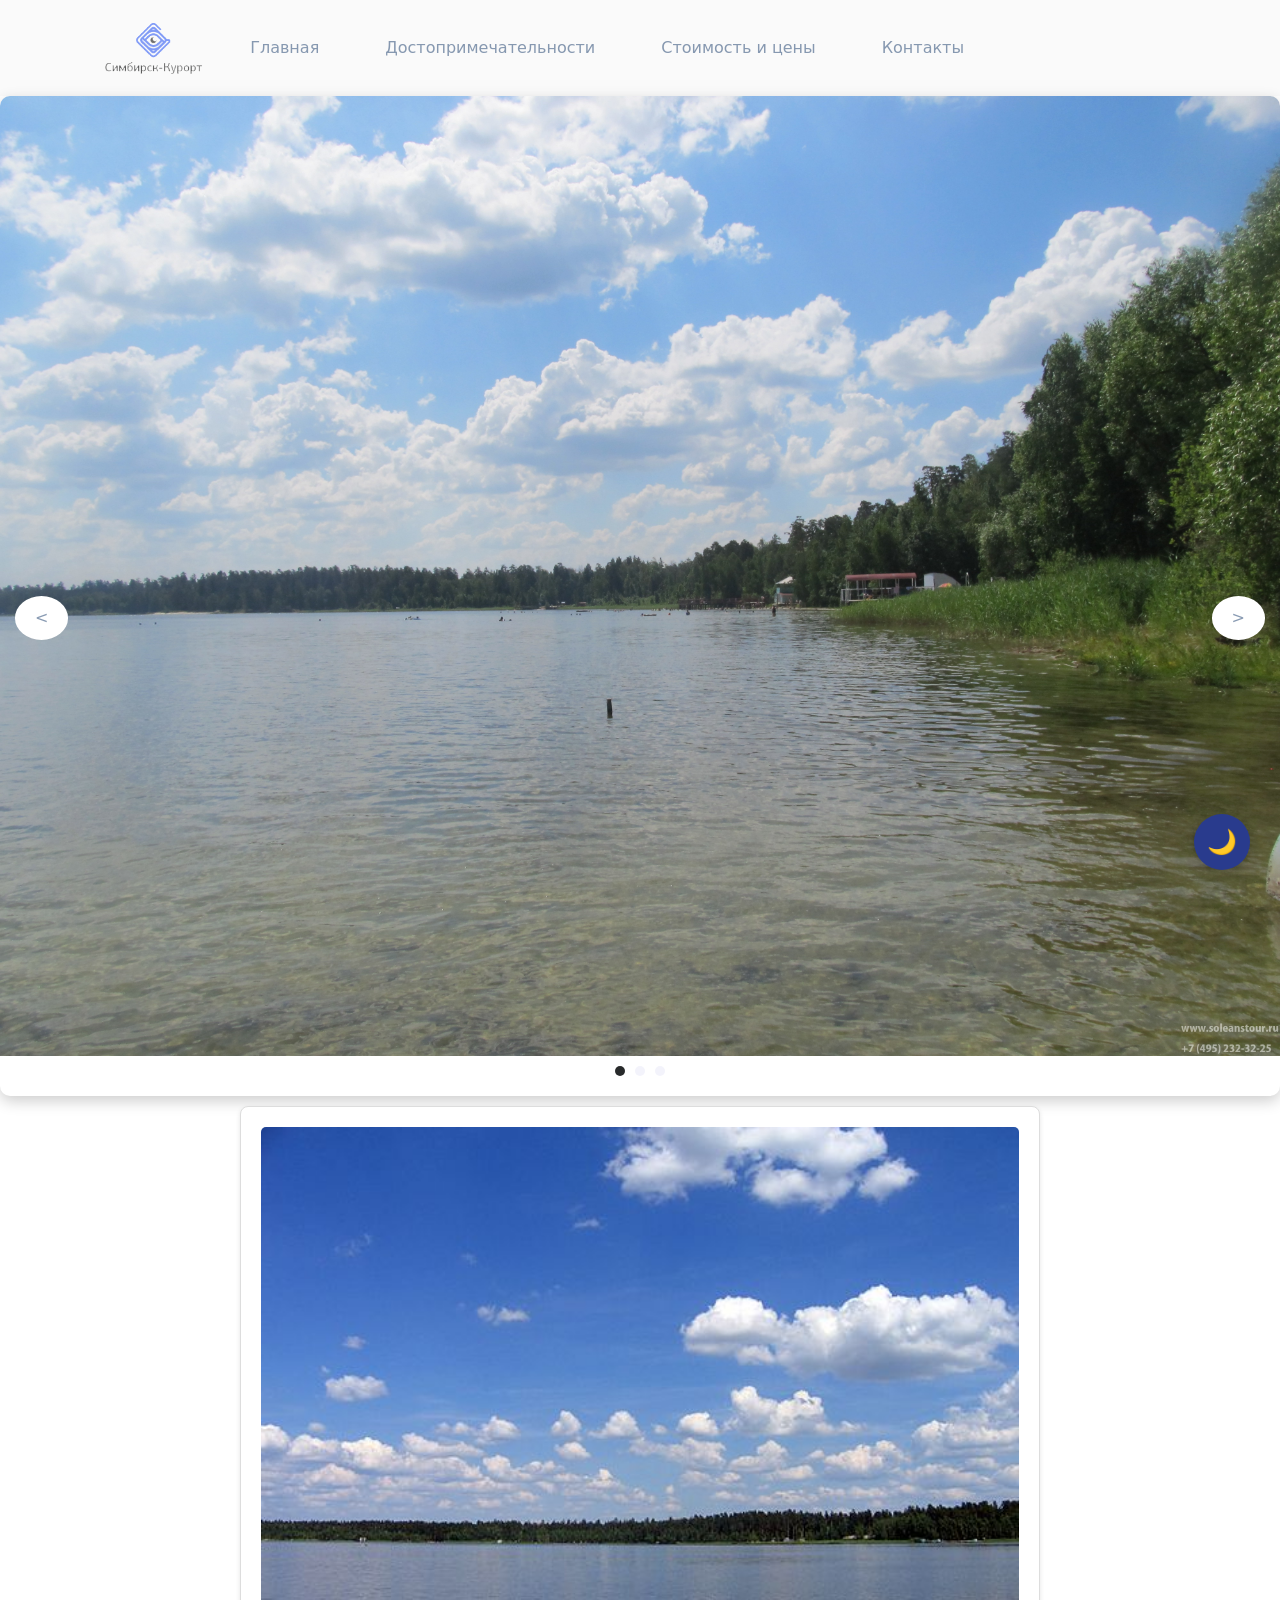
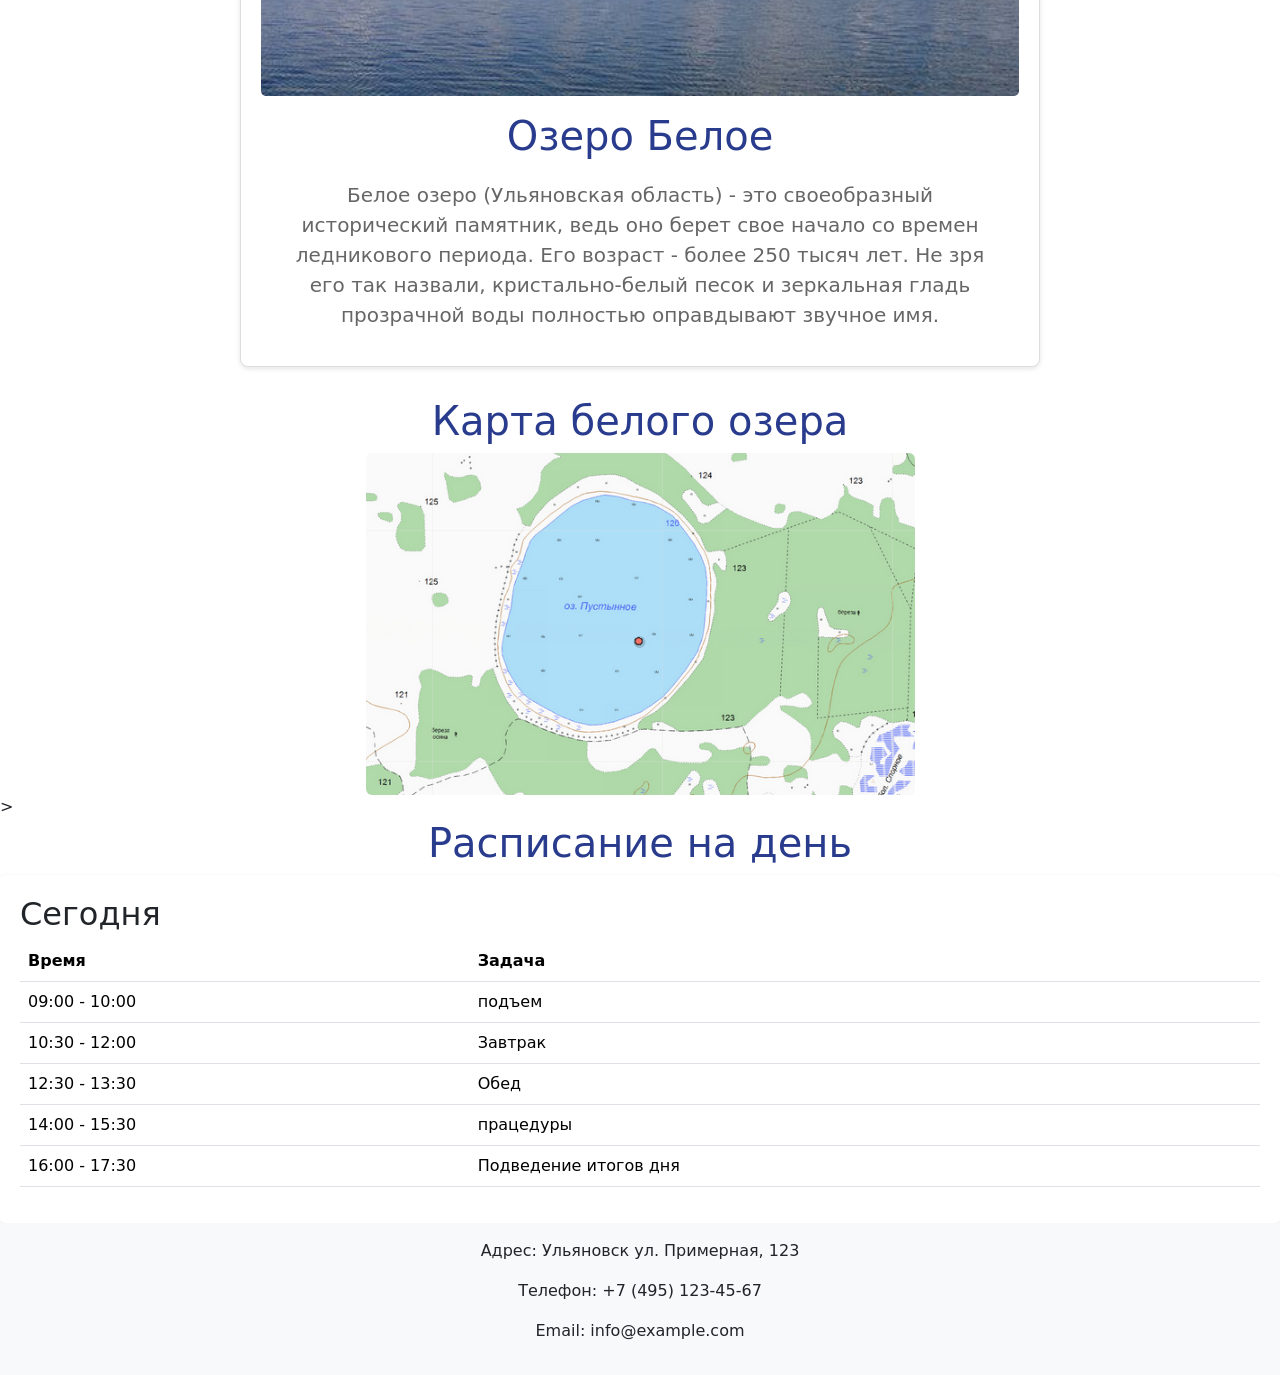
<file: index.html>
<!DOCTYPE html>
<html lang="en">
<head>
    <meta charset="UTF-8">
    <meta name="viewport" content="width=device-width, initial-scale=1.0">
    <link href="https://cdn.jsdelivr.net/npm/bootstrap@5.3.3/dist/css/bootstrap.min.css" rel="stylesheet" integrity="sha384-QWTKZyjpPEjISv5WaRU9OFeRpok6YctnYmDr5pNlyT2bRjXh0JMhjY6hW+ALEwIH" crossorigin="anonymous">
    <link rel="icon" type="image/png" href="./icon/logo.png">
    <link rel="stylesheet" href="./css/style.css">
    <title>Симбирск- курорт</title>
</head>
<body>
    <header>
        <nav class="navbar navbar-expand-lg ">
            <div class="container">
                <a class="navbar-brand" href="#">
                    <img src="./icon/logo.png" alt="Logo" height="70"> 
                </a> 
                <button class="navbar-toggler" type="button" data-bs-toggle="collapse" data-bs-target="#navbarNav" aria-controls="navbarNav" aria-expanded="false" aria-label="Toggle navigation">
                    <span class="navbar-toggler-icon"></span>
                </button>
                <div class="collapse navbar-collapse" id="navbarNav">
                    <ul class="navbar-nav">
                        <li class="nav-item">
                            <a class="nav-link" href="#slider">Главная</a>
                        </li>
                        <li class="nav-item">
                            <a class="nav-link" href="./index — копия.html">Достопримечательности </a>
                        </li>
                        <li class="nav-item">
                            <a class="nav-link" href="./index — копия 3.html">Стоимость и цены</a>
                        </li>
                        <li class="nav-item">
                            <a class="nav-link" href="./index — копия 4.html">Контакты</a>
                        </li>
                    </ul>
                </div>
            </div>
        </nav>
    </header>
      <!-- Банер -->
    <section class="slider" id="slider">
        <div class="slides">
            <img src="./img/1.jpg" alt="Slide 1" class="slide">
            <img src="./img/2.jpg" alt="Slide 2" class="slide">
            <img src="./img/3.jpg" alt="Slide 3" class="slide">
        </div>
        <button class="prev">&lt;</button>
        <button class="next">&gt;</button>
        <div class="indicators">
            <div class="indicator active"></div>
            <div class="indicator"></div>
            <div class="indicator"></div>
        </div>
    </section>
      <!-- Справка об озере -->
   <section class="row justify-content-center fade-in">
<div class="card" style="width: 50rem;">
  <img src="./img/Белое_озеро.jpg" class="card-img-top" alt="...">
  <div class="card-body">
    <h1>Озеро Белое</h1>
    <p class="card-text">Белое озеро (Ульяновская область) - это своеобразный исторический памятник, ведь оно берет свое
начало со времен ледникового периода. Его возраст - более 250 тысяч лет. Не зря его так назвали,
кристально-белый песок и зеркальная гладь прозрачной воды полностью оправдывают звучное имя.</p>
  </div>
</div>
</section>
 <!-- Карта белого озера -->
   </section>
    <div class="map fade-in" id="map">
        <h1>Карта белого озера</h1>
        <img src="./img/5.png" class="rounded mx-auto d-block" alt="..."> >
    </div>
 <!-- Расписание -->
</section>
    <section class="fade-in" id="schedule">
        <header>
            <h1>Расписание на день</h1>
        </header>
        
        <main>
            <section class="schedule">
                <h2>Сегодня</h2>
                <table class="table">
                    <thead>
                        <tr>
                            <th>Время</th>
                            <th>Задача</th>
                        </tr>
                    </thead>
                    <tbody>
                        <tr>
                            <td>09:00 - 10:00</td>
                            <td> подъем</td>
                        </tr>
                        <tr>
                            <td>10:30 - 12:00</td>
                            <td>Завтрак</td>
                        </tr>
                        <tr>
                            <td>12:30 - 13:30</td>
                            <td>Обед</td>
                        </tr>
                        <tr>
                            <td>14:00 - 15:30</td>
                            <td>працедуры</td>
                        </tr>
                        <tr>
                            <td>16:00 - 17:30</td>
                            <td>Подведение итогов дня</td>
                        </tr>
                    </tbody>
                </table>
            </section>
        </main>
    </section>

 <footer class="bg-light text-center py-3">
    <p>Адрес: Ульяновск ул. Примерная, 123</p>
    <p>Телефон: +7 (495) 123-45-67</p>
    <p>Email: info@example.com</p>
</footer>

    <button class="theme-toggle" id="themeToggle" aria-label="Переключить тему">🌙</button>
    <script src="./theme.js"></script>
    <script src="./app.js"></script>
    <script src="https://cdn.jsdelivr.net/npm/bootstrap@5.3.3/dist/js/bootstrap.bundle.min.js" integrity="sha384-..." crossorigin="anonymous"></script>
</body>
</html>
</file>
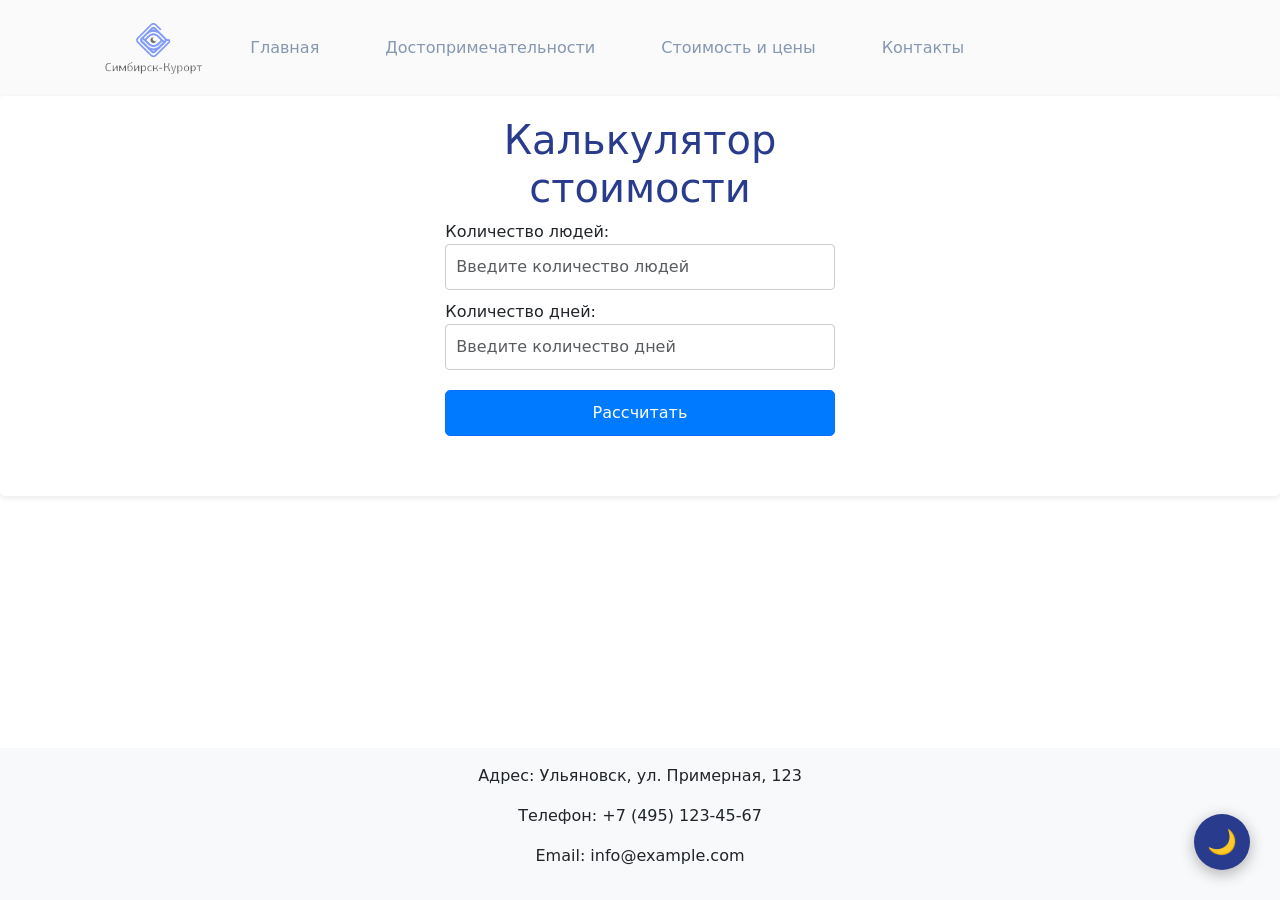
<file: index — копия 3.html>
<!DOCTYPE html>
<html lang="en">
<head>
    <meta charset="UTF-8">
    <meta name="viewport" content="width=device-width, initial-scale=1.0">
    <link href="https://cdn.jsdelivr.net/npm/bootstrap@5.3.3/dist/css/bootstrap.min.css" rel="stylesheet" integrity="sha384-QWTKZyjpPEjISv5WaRU9OFeRpok6YctnYmDr5pNlyT2bRjXh0JMhjY6hW+ALEwIH" crossorigin="anonymous">
    <link rel="icon" type="image/png" href="./icon/logo.png">
    <link rel="stylesheet" href="./css/style.css">
    <title>Симбирск- курорт</title>
</head>
<body>
    <header>
        <nav class="navbar navbar-expand-lg">
            <div class="container">
                <a class="navbar-brand" href="#">
                    <img src="./icon/logo.png" alt="Logo" height="70"> 
                </a> 
                <button class="navbar-toggler" type="button" data-bs-toggle="collapse" data-bs-target="#navbarNav" aria-controls="navbarNav" aria-expanded="false" aria-label="Toggle navigation">
                    <span class="navbar-toggler-icon"></span>
                </button>
                <div class="collapse navbar-collapse" id="navbarNav">
                    <ul class="navbar-nav">
                        <li class="nav-item">
                            <a class="nav-link" href="./index.html">Главная</a>
                        </li>
                        <li class="nav-item">
                            <a class="nav-link" href="./index — копия.html">Достопримечательности</a>
                        </li>
                        <li class="nav-item">
                            <a class="nav-link" href="./index — копия 3.html">Стоимость и цены</a>
                        </li>
                        <li class="nav-item">
                            <a class="nav-link" href="./index — копия 4.html">Контакты</a>
                        </li>
                    </ul>
                </div>
            </div>
        </nav>
    </header>
     <!-- Калькулятор -->
<section class="fade-in schedule">
    <div class="container col-md-4">
        <h1 class="text-center">Калькулятор стоимости </h1>
        <div class="form-group">
            <label for="people">Количество людей:</label>
            <input type="number" class="form-control" id="people" placeholder="Введите количество людей">
        </div>
        <div class="form-group">
            <label for="days">Количество дней:</label>
            <input type="number" class="form-control" id="days" placeholder="Введите количество дней">
        </div>
        <div class="d-grid gap-2">
        <button class="btn btn-primary " onclick="calculate()">Рассчитать</button>
        <h2 class="mt-4" id="result"></h2>
    </div>
</div>
</section>
    <script>
        function calculate() {
            const st = parseFloat("1000.5");
            const people = document.getElementById('people').value;
            const days = document.getElementById('days').value;
            const result = people * days * st;
            document.getElementById('result').innerText = `:стоимость руб ${result}`;
        }
    </script>
   
  

  
    <footer class="bg-light text-center py-3 fixed-bottom">
        <p>Адрес: Ульяновск, ул. Примерная, 123</p>
        <p>Телефон: +7 (495) 123-45-67</p>
        <p>Email: info@example.com</p>
    </footer>

    <button class="theme-toggle" id="themeToggle" aria-label="Переключить тему">🌙</button>
    <script src="./theme.js"></script>
    <script src="https://cdn.jsdelivr.net/npm/bootstrap@5.3.3/dist/js/bootstrap.bundle.min.js" integrity="sha384-..." crossorigin="anonymous"></script>
</body>
</html>
</file>
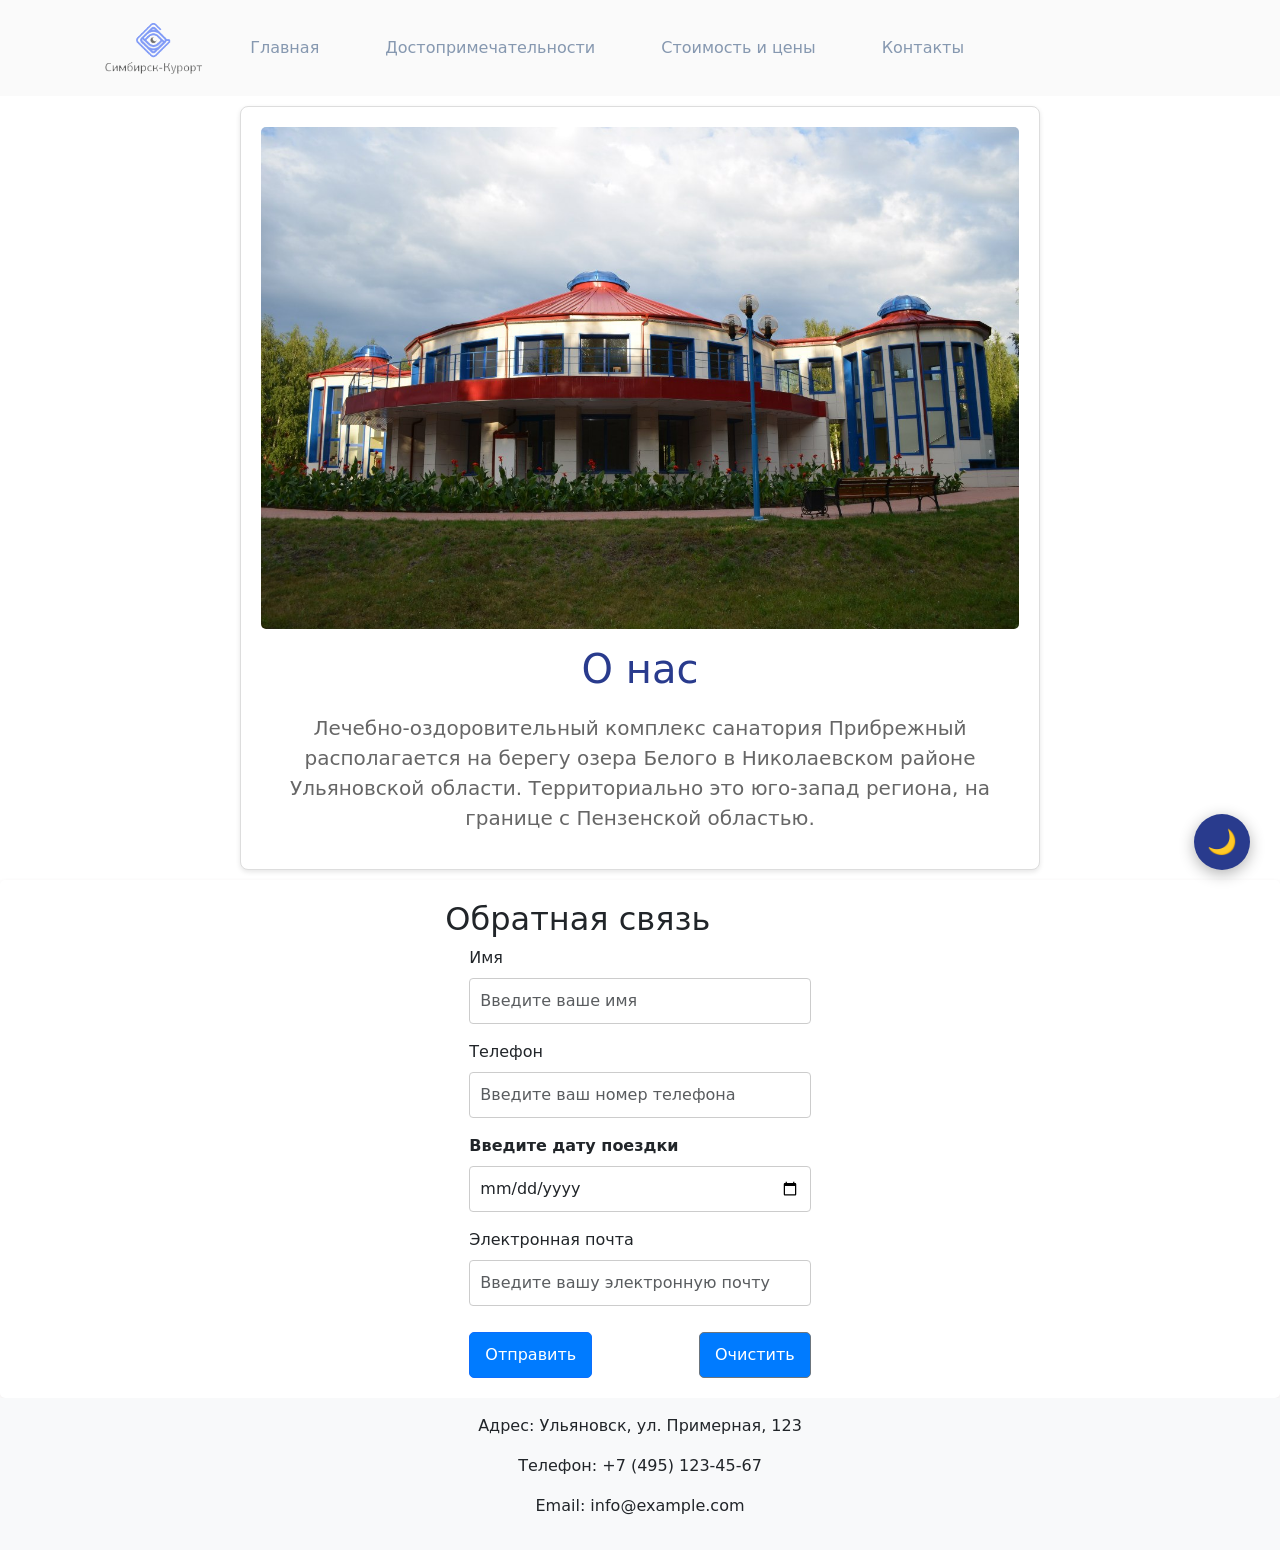
<file: index — копия 4.html>
<!DOCTYPE html>
<html lang="en">
<head>
    <meta charset="UTF-8">
    <meta name="viewport" content="width=device-width, initial-scale=1.0">
    <link href="https://cdn.jsdelivr.net/npm/bootstrap@5.3.3/dist/css/bootstrap.min.css" rel="stylesheet" integrity="sha384-QWTKZyjpPEjISv5WaRU9OFeRpok6YctnYmDr5pNlyT2bRjXh0JMhjY6hW+ALEwIH" crossorigin="anonymous">
    <link rel="icon" type="image/png" href="./icon/logo.png">
    <link rel="stylesheet" href="./css/style.css">
    <title>Симбирск- курорт</title>
</head>
<body>
    <header>
        <nav class="navbar navbar-expand-lg">
            <div class="container">
                <a class="navbar-brand" href="#">
                    <img src="./icon/logo.png" alt="Logo" height="70"> 
                </a> 
                <button class="navbar-toggler" type="button" data-bs-toggle="collapse" data-bs-target="#navbarNav" aria-controls="navbarNav" aria-expanded="false" aria-label="Toggle navigation">
                    <span class="navbar-toggler-icon"></span>
                </button>
                <div class="collapse navbar-collapse" id="navbarNav">
                    <ul class="navbar-nav">
                        <li class="nav-item">
                            <a class="nav-link" href="./index.html">Главная</a>
                        </li>
                        <li class="nav-item">
                            <a class="nav-link" href="./index — копия.html">Достопримечательности</a>
                        </li>
                        <li class="nav-item">
                            <a class="nav-link" href="./index — копия 3.html">Стоимость и цены</a>
                        </li>
                        <li class="nav-item">
                            <a class="nav-link" href="./index — копия 4.html">Контакты</a>
                        </li>
                    </ul>
                </div>
            </div>
        </nav>
    </header> 
 <!-- О нас -->
    <section class="row justify-content-center fade-in">
    <div class="card" style="width: 50rem;">
  <img src="./img/11.jpg" class="card-img-top" alt="...">
  <div class="card-body">
    <h1>О нас</h1>
    <p class="card-text">Лечебно-оздоровительный комплекс санатория Прибрежный располагается на берегу озера Белого в Николаевском районе Ульяновской области. Территориально это юго-запад региона, на границе с Пензенской областью.</p>
  </div>
</div>
</section>
 <!-- Обратная связь -->
<section class="fade-in schedule">
   <div class="container col-md-4">
    <h2 class="x">Обратная связь</h2>
    <form>
        <div class="form-group px-4 mb-3">
            <label for="name" class="form-label">Имя</label>
            <input type="text" class="form-control" id="name" placeholder="Введите ваше имя" required>
        </div>

        <div class="form-group px-4 mb-3">
            <label for="phone" class="form-label">Телефон</label>
            <input type="tel" class="form-control" id="phone" placeholder="Введите ваш номер телефона" required>
        </div>

        <div class="form-group px-4 mb-3">
            <label class="pb-2 fw-semibold text-dark" for="date">Введите дату поездки</label>
            <input type="date" class="form-control" id="date" required>
        </div>

        <div class="form-group px-4 mb-3">
            <label for="email" class="form-label">Электронная почта</label>
            <input type="email" class="form-control" id="email" placeholder="Введите вашу электронную почту" required>
        </div>

        <div class="d-flex justify-content-between px-4">
            <button type="submit" class="btn btn-primary">Отправить</button>
            <button type="reset" class="btn btn-secondary">Очистить</button>
        </div>
    </form>
</div>
</section>
    <footer class="bg-light text-center py-3">
    <p>Адрес: Ульяновск, ул. Примерная, 123</p>
    <p>Телефон: +7 (495) 123-45-67</p>
    <p>Email: info@example.com</p>
</footer>
    <button class="theme-toggle" id="themeToggle" aria-label="Переключить тему">🌙</button>
    <script src="./theme.js"></script>
    <script src="./U1.js"></script>
    <script src="https://cdn.jsdelivr.net/npm/bootstrap@5.3.3/dist/js/bootstrap.bundle.min.js" integrity="sha384-..." crossorigin="anonymous"></script>
</body>
</html>
</file>
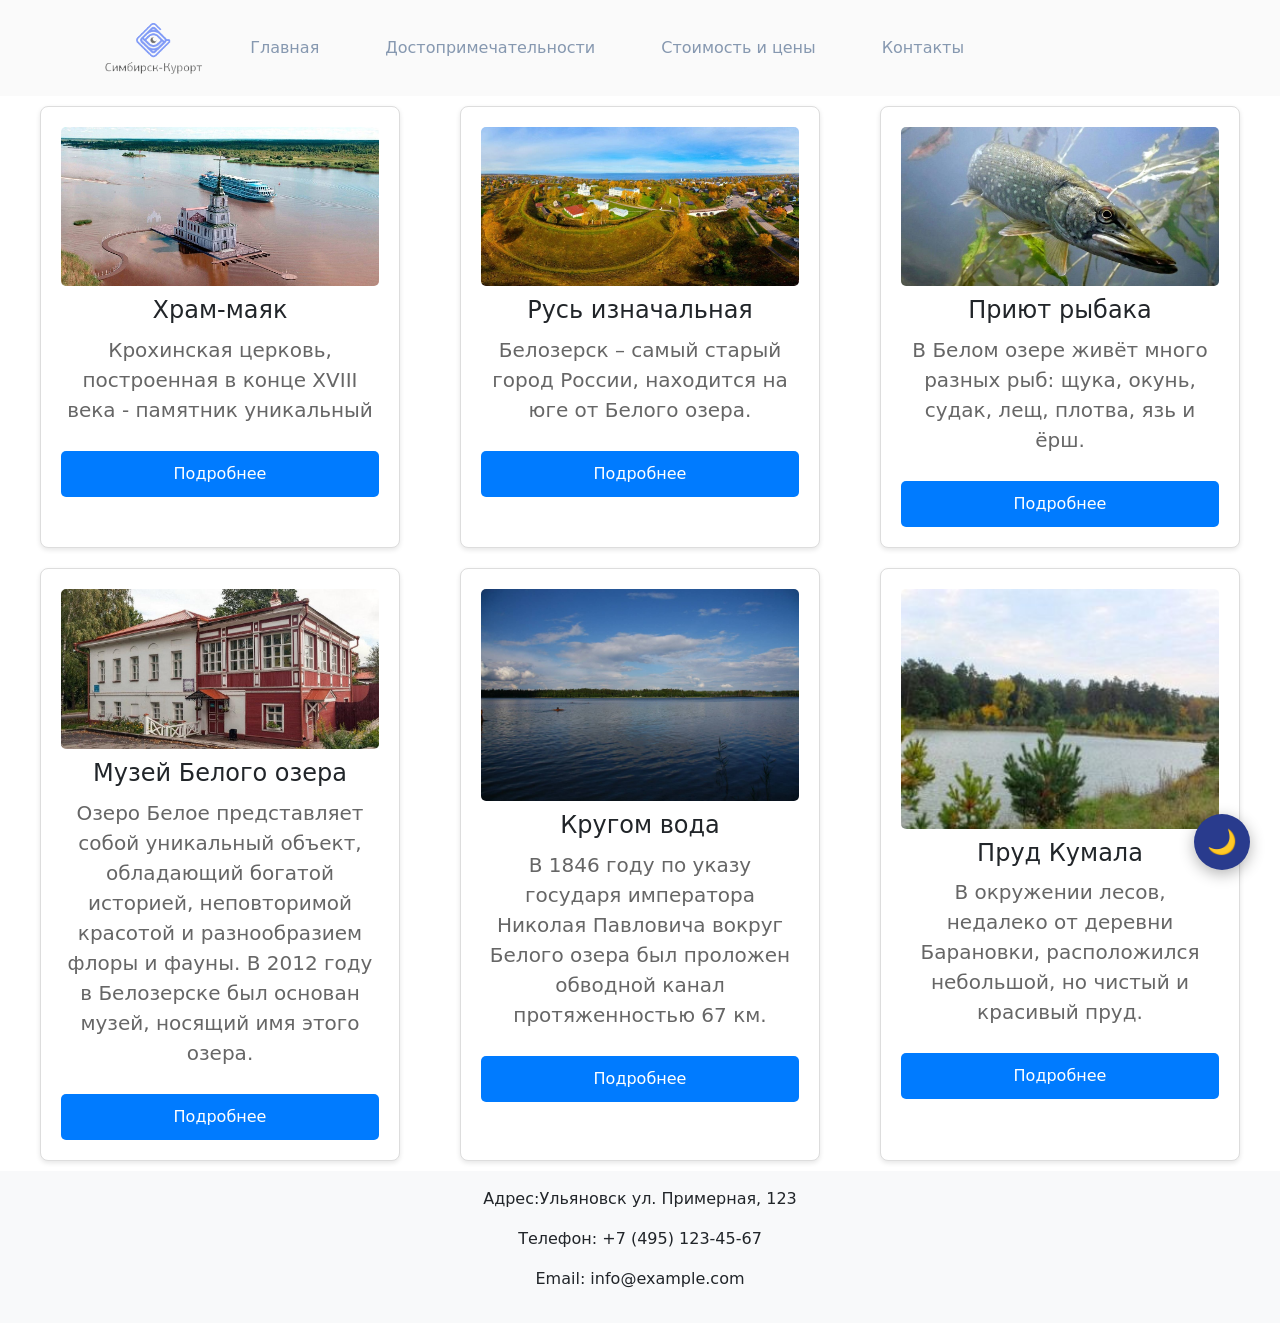
<file: index — копия.html>
<!DOCTYPE html>
<html lang="en">
<head>
    <meta charset="UTF-8">
    <meta name="viewport" content="width=device-width, initial-scale=1.0">
    <link href="https://cdn.jsdelivr.net/npm/bootstrap@5.3.3/dist/css/bootstrap.min.css" rel="stylesheet" integrity="sha384-QWTKZyjpPEjISv5WaRU9OFeRpok6YctnYmDr5pNlyT2bRjXh0JMhjY6hW+ALEwIH" crossorigin="anonymous">
    <link rel="icon" type="image/png" href="./icon/logo.png">
    <link rel="stylesheet" href="./css/style.css">
    <title>Симбирск- курорт</title>
</head>
<body>
    <header>
        <nav class="navbar navbar-expand-lg">
            <div class="container">
                <a class="navbar-brand" href="#">
                    <img src="./icon/logo.png" alt="Logo" height="70"> 
                </a> 
                <button class="navbar-toggler" type="button" data-bs-toggle="collapse" data-bs-target="#navbarNav" aria-controls="navbarNav" aria-expanded="false" aria-label="Toggle navigation">
                    <span class="navbar-toggler-icon"></span>
                </button>
                <div class="collapse navbar-collapse" id="navbarNav">
                    <ul class="navbar-nav">
                        <li class="nav-item">
                            <a class="nav-link" href="./index.html">Главная</a>
                        </li>
                        <li class="nav-item">
                            <a class="nav-link" href="./index — копия.html">Достопримечательности</a>
                        </li>
                        <li class="nav-item">
                            <a class="nav-link" href="./index — копия 3.html">Стоимость и цены</a>
                        </li>
                        <li class="nav-item">
                            <a class="nav-link" href="./index — копия 4.html">Контакты</a>
                        </li>
                    </ul>
                </div>
            </div>
        </nav>
    </header>
     <!-- Карточки достопримечательностей -->
    <div class="card-container fade-in">
        <div class="card">
            <img src="./img/6.jpg" alt="Описание изображения 1">
            <h3>Храм-маяк</h3>
            <p>Крохинская церковь, построенная в конце XVIII века - памятник уникальный</p>
            <a href="#" id="1" class="btn">Подробнее</a>
        </div>
        <div class="card">
            <img src="./img/7.jpg" alt="Описание изображения 2">
            <h3>Русь изначальная</h3>
            <p>Белозерск – самый старый город России, находится на юге от Белого озера.</p>
            <a href="#" id="2" class="btn">Подробнее</a>
        </div>
        <div class="card">
            <img src="./img/8.jpg" alt="Описание изображения 3">
            <h3>Приют рыбака</h3>
            <p>В Белом озере живёт много разных рыб: щука, окунь, судак, лещ, плотва, язь и ёрш.</p>
            <a href="#" id="3" class="btn">Подробнее</a>
        </div>
        <div class="card">
            <img src="./img/9.jpg" alt="Описание изображения 4">
            <h3>Музей Белого озера</h3>
            <p>Озеро Белое представляет собой уникальный объект, обладающий богатой историей, неповторимой красотой и разнообразием флоры и фауны. В 2012 году в Белозерске был основан музей, носящий имя этого озера.</p>
            <a href="#" id="4" class="btn">Подробнее</a>
        </div>
        <div class="card">
            <img src="./img/10.jpg" alt="Описание изображения 5">
            <h3>Кругом вода</h3>
            <p> В 1846 году по указу государя императора Николая Павловича вокруг Белого озера был проложен обводной канал протяженностью 67 км. </p>
            <a href="#" id="5" class="btn">Подробнее</a>
        </div>
        <div class="card">
            <img src="./img/12.jpg"alt=изображения 6">
            <h3>Пруд Кумала</h3>
            <p>В окружении лесов, недалеко от деревни Барановки, расположился небольшой, но чистый и красивый пруд.</p>
            <a href="#" id="6" class="btn">Подробнее</a>
        </div>
    </div>
    
    
 <footer class="bg-light text-center py-3">
    <p>Адрес:Ульяновск ул. Примерная, 123</p>
    <p>Телефон: +7 (495) 123-45-67</p>
    <p>Email: info@example.com</p>
</footer>
    <button class="theme-toggle" id="themeToggle" aria-label="Переключить тему">🌙</button>
    <script src="./theme.js"></script>
    <script src="./U1.js"></script>
    <script src="https://cdn.jsdelivr.net/npm/bootstrap@5.3.3/dist/js/bootstrap.bundle.min.js" integrity="sha384-..." crossorigin="anonymous"></script>
</body>
</html>
</file>
<file: css/style.css>
/*Основа*/
* {
    box-sizing: border-box;
    text-decoration: none;

}
/*Тело сайта*/
.body {
    font-family: Arial, sans-serif;
    margin: 0;
    padding: 0;
    background-color: #916767;
}
/*header*/
.header {
    background: #ffffff;
    color: #ffffff;
    padding: 20px 0;
    margin-left: 500px;
}

/*Шапка*/
.navbar{
    background-color: rgb(250, 250, 250);
    align-items: center;
    justify-content: center;
}

.nav-link{
    color: rgba(32, 66, 110, 0.534);
    margin-right: 50px;
    
}
/*Каруселька*/
.slider {
    position: relative;
    width: auto;
    height: 1000px;
    overflow: hidden;
    border-radius: 10px; 
    box-shadow: 0 5px 15px rgba(0, 0, 0, 0.2); 
    scroll-margin-block: 700px;
    border: 400px;
    border: color(srgb-linear rgb(0, 0, 0) green blue);
}

.slides {
    display: flex;
    transition: transform 0.5s ease-in-out;
}

.slide {
    min-width: 100%;
    height: 100%;
    object-fit: cover; 
}

.prev, .next {
    position: absolute;
    top: 50%;
    background-color: rgb(255, 255, 255);
    color: rgba(32, 66, 110, 0.534);
    border: none;
    padding: 10px 20px; 
    cursor: pointer;
    z-index: 10; 
    border-radius: 50%;
    
}
.prev {
    left: 15px;
}
.prev:hover{
    background: black;
    color: rgb(253, 253, 253);
}

.next {
    right: 15px;
}
.next:hover{
    background: black;
    color: rgb(253, 253, 253);
}

.indicators {
    display: flex;
    position: absolute;
    bottom: 20px;
    left: 0;
    right: 0;
    justify-content: center;
    z-index: 10; 
}

.indicator {
    width: 10px;
    height: 10px;
    background-color: #eaeaf897; 
    margin: 0 5px;
    border-radius: 50%;
    cursor: pointer;
}

.indicator.active {
    background-color: rgb(40, 42, 43); 
}

.card-text{
    margin-top: 20px;
    
}
.card-title{
    color: #ffffff;
}
/*Карта*/
.map{
    margin-top: 20px;
  
}
.map img{
    margin-left: 800px;
}
/*Заголовки*/
h1{
    text-align: center;
    color:  #293b8d;
}

.main {
    padding: 20px;
}
/*Табличка - 1 страница*/
.schedule {
    background: #ffffff;
    border-radius: 5px;
    box-shadow: 0 2px 5px rgba(77, 45, 45, 0.1);
    padding: 20px;
}
/**/
.table {
    width: 100%;
    border-collapse: collapse;
    
}

.th, .td {
    padding: 10px;
    border: 1px solid #496683;
    text-align: left;
}

.th {
    background: #524747;
    color: #6b4848;
}


/*Адаптивность 1 страница*/
@media screen and (max-width: 1172px) {
    .slider {
    width: auto;
    height: auto;
    }
    .slide{
        width: auto;
        height: auto;
    }
}
/* 2 Страница*/
 .card-container {
    display: flex;
    flex-wrap: wrap;
    justify-content: space-between;
    max-width: 1200px;
    margin: 0 auto;
}

.card {
    background: #fff;
    border: 1px solid #ddd;
    border-radius: 8px;
    width: 30%; 
    margin: 10px 0;
    box-shadow: 0 2px 5px rgba(0, 0, 0, 0.1);
    text-align: center;
    padding: 20px;
}

.card img {
    max-width: 100%;
    height: auto;
    border-radius: 5px;
}

.card h3 {
    font-size: 1.5em;
    margin: 10px 0;
}

.card p {
    font-size: 20px;
    color: #666;
}

.btn {
    display: inline-block;
    background: #007bff;
    color: #fff;
    padding: 10px 15px;
    border-radius: 5px;
    text-decoration: none;
    margin-top: 10px;
}

.btn:hover {
    background: #0056b3;
}

/*Адаптивность 2 страница*/
@media screen and (max-width: 793px) {
    .card-container{
    
        width: auto;
        height: auto;
        align-items: center;
      
    }
    .card{
        width: auto;
        height: auto;
        flex-direction: column;
     display: inline-flex
    
    }
    
}
    

/* 3 Страница*/
.form-control{
    width: 100%;
    padding: 10px;
    border: 1px solid #ccc;
    border-radius: 4px;
    margin-bottom: 10px;
}

/* 4 Страница*/;
.x{
    text-align: center;
      color:  #293b8d;
}
/*Адаптивность 3 страница*/
@media screen and (max-width: 793px) {
    .a{
        align-items: center;
        width: auto;
    }
}

/* ===== ТЁМНАЯ ТЕМА ===== */
:root {
    --bg: #ffffff;
    --bg-card: #ffffff;
    --text: #212529;
    --text-secondary: #666;
    --nav-bg: rgb(250, 250, 250);
    --nav-link: rgba(32, 66, 110, 0.534);
    --heading: #293b8d;
    --table-bg: #ffffff;
    --border: #496683;
    --th-bg: #524747;
    --th-text: #6b4848;
    --shadow: rgba(0, 0, 0, 0.1);
    --footer-bg: #f8f9fa;
    transition: background-color 0.4s ease, color 0.4s ease;
}

body {
    background-color: var(--bg);
    color: var(--text);
    transition: background-color 0.4s ease, color 0.4s ease;
}

.dark-theme {
    --bg: #1a1a2e;
    --bg-card: #16213e;
    --text: #e0e0e0;
    --text-secondary: #aaa;
    --nav-bg: #0f3460;
    --nav-link: #a8d8ea;
    --heading: #e94560;
    --table-bg: #16213e;
    --border: #0f3460;
    --th-bg: #0f3460;
    --th-text: #e0e0e0;
    --shadow: rgba(0, 0, 0, 0.4);
    --footer-bg: #0f3460;
}

.dark-theme .navbar {
    background-color: var(--nav-bg) !important;
}

.dark-theme .nav-link {
    color: var(--nav-link) !important;
}

.dark-theme .card {
    background-color: var(--bg-card) !important;
    border-color: var(--border) !important;
    color: var(--text) !important;
}

.dark-theme .card-text {
    color: var(--text) !important;
}
.dark-theme .card p{
    color: #fff;
}

.dark-theme h1 {
    color: var(--heading) !important;
}

.dark-theme .schedule {
    background-color: var(--bg-card) !important;
    color: var(--text) !important;
}

.dark-theme .table {
    color: var(--text) !important;
}

.dark-theme .th {
    background-color: var(--th-bg) !important;
    color: var(--th-text) !important;
}

.dark-theme footer,
.dark-theme .bg-light {
    background-color: var(--footer-bg) !important;
    color: var(--text) !important;
}

.dark-theme .prev,
.dark-theme .next {
    background-color: rgba(255, 255, 255, 0.15) !important;
    color: #fff !important;
}

.dark-theme .indicator {
    background-color: rgba(255, 255, 255, 0.3) !important;
}

.dark-theme .indicator.active {
    background-color: #e94560 !important;
}

.dark-theme .form-control {
    background-color: #1a1a2e !important;
    border-color: #0f3460 !important;
    color: #e0e0e0 !important;
}

.dark-theme label,
.dark-theme .form-label {
    color: #e0e0e0 !important;
}

.dark-theme .text-dark {
    color: #e0e0e0 !important;
}
.dark-theme .form-control{
    color: #fff !important;
}

.dark-theme h2 {
    color: var(--heading) !important;
}

.dark-theme .btn-primary {
    background-color: #e94560 !important;
    border-color: #e94560 !important;
}

.dark-theme .btn-secondary {
    background-color: #0f3460 !important;
    border-color: #0f3460 !important;
    color: #e0e0e0 !important;
}

/* ===== КНОПКА ПЕРЕКЛЮЧЕНИЯ ТЕМЫ ===== */
.theme-toggle {
    position: fixed;
    bottom: 30px;
    right: 30px;
    z-index: 9999;
    width: 56px;
    height: 56px;
    border-radius: 50%;
    border: none;
    background: #293b8d;
    color: #fff;
    font-size: 24px;
    cursor: pointer;
    box-shadow: 0 4px 15px rgba(0, 0, 0, 0.3);
    transition: transform 0.3s ease, background 0.3s ease, box-shadow 0.3s ease;
    display: flex;
    align-items: center;
    justify-content: center;
}
.dark-theme .td{
    color: #ebcaca !important;
    background: #007bff !important;
}

.theme-toggle:hover {
    transform: scale(1.15) rotate(15deg);
    background: #e94560;
    box-shadow: 0 6px 25px rgba(233, 69, 96, 0.5);
}

.dark-theme .theme-toggle {
    background: #e94560;
}

.dark-theme .theme-toggle:hover {
    background: #ff6b6b;
}

/* ===== АНИМАЦИИ И ЭФФЕКТЫ ===== */
/* Плавное появление секций при скролле */
.fade-in {
    opacity: 0;
    transform: translateY(40px);
    transition: opacity 0.7s ease, transform 0.7s ease;
}

.fade-in.visible {
    opacity: 1;
    transform: translateY(0);
}

/* Эффект навигации */
.nav-link {
    position: relative;
    transition: color 0.3s ease;
}

.nav-link::after {
    content: '';
    position: absolute;
    bottom: -2px;
    left: 0;
    width: 0;
    height: 2px;
    background: #293b8d;
    transition: width 0.3s ease;
}

.dark-theme .nav-link::after {
    background: #e94560;
}

.nav-link:hover::after {
    width: 100%;
}

/* Эффект для карточек */
.card {
    transition: transform 0.3s ease, box-shadow 0.3s ease !important;
}

.card:hover {
    transform: translateY(-8px) scale(1.01);
    box-shadow: 0 12px 30px rgba(0, 0, 0, 0.15) !important;
}

/* Эффект для изображения карты */
.map img {
    transition: transform 0.5s ease, filter 0.5s ease;
}

.map img:hover {
    transform: scale(1.03);
    filter: brightness(1.1) contrast(1.05);
}

/* Анимированный градиент для футера */
footer {
    position: relative;
    overflow: hidden;
}
.dark-theme .card p{
    color: #fff;
}

footer::before {
    content: '';
    position: absolute;
    top: 0;
    left: -100%;
    width: 100%;
    height: 3px;
    background: linear-gradient(90deg, #293b8d, #e94560, #293b8d);
    animation: shimmer 3s infinite;
}

@keyframes shimmer {
    0% { left: -100%; }
    100% { left: 100%; }
}

/* Плавное появление страницы */
body {
    animation: pageFadeIn 0.6s ease;
}

@keyframes pageFadeIn {
    from { opacity: 0; }
    to { opacity: 1; }
}

/* Эффект для слайдера - glow */
.slider {
    transition: box-shadow 0.4s ease;
}

.slider:hover {
    box-shadow: 0 8px 30px rgba(41, 59, 141, 0.3) !important;
}

.dark-theme .slider:hover {
    box-shadow: 0 8px 30px rgba(233, 69, 96, 0.3) !important;
}

/* Пульсирующие индикаторы */
.indicator.active {
    animation: pulse 1.5s infinite;
}

@keyframes pulse {
    0%, 100% { transform: scale(1); }
    50% { transform: scale(1.3); }
}

/* Эффект для кнопок слайдера */
.prev, .next {
    transition: transform 0.3s ease, background 0.3s ease, color 0.3s ease;
}

.prev:hover, .next:hover {
    transform: scale(1.2);
}

.prev:hover, .next:hover {
    transform: scale(1.2);
}
</file>
